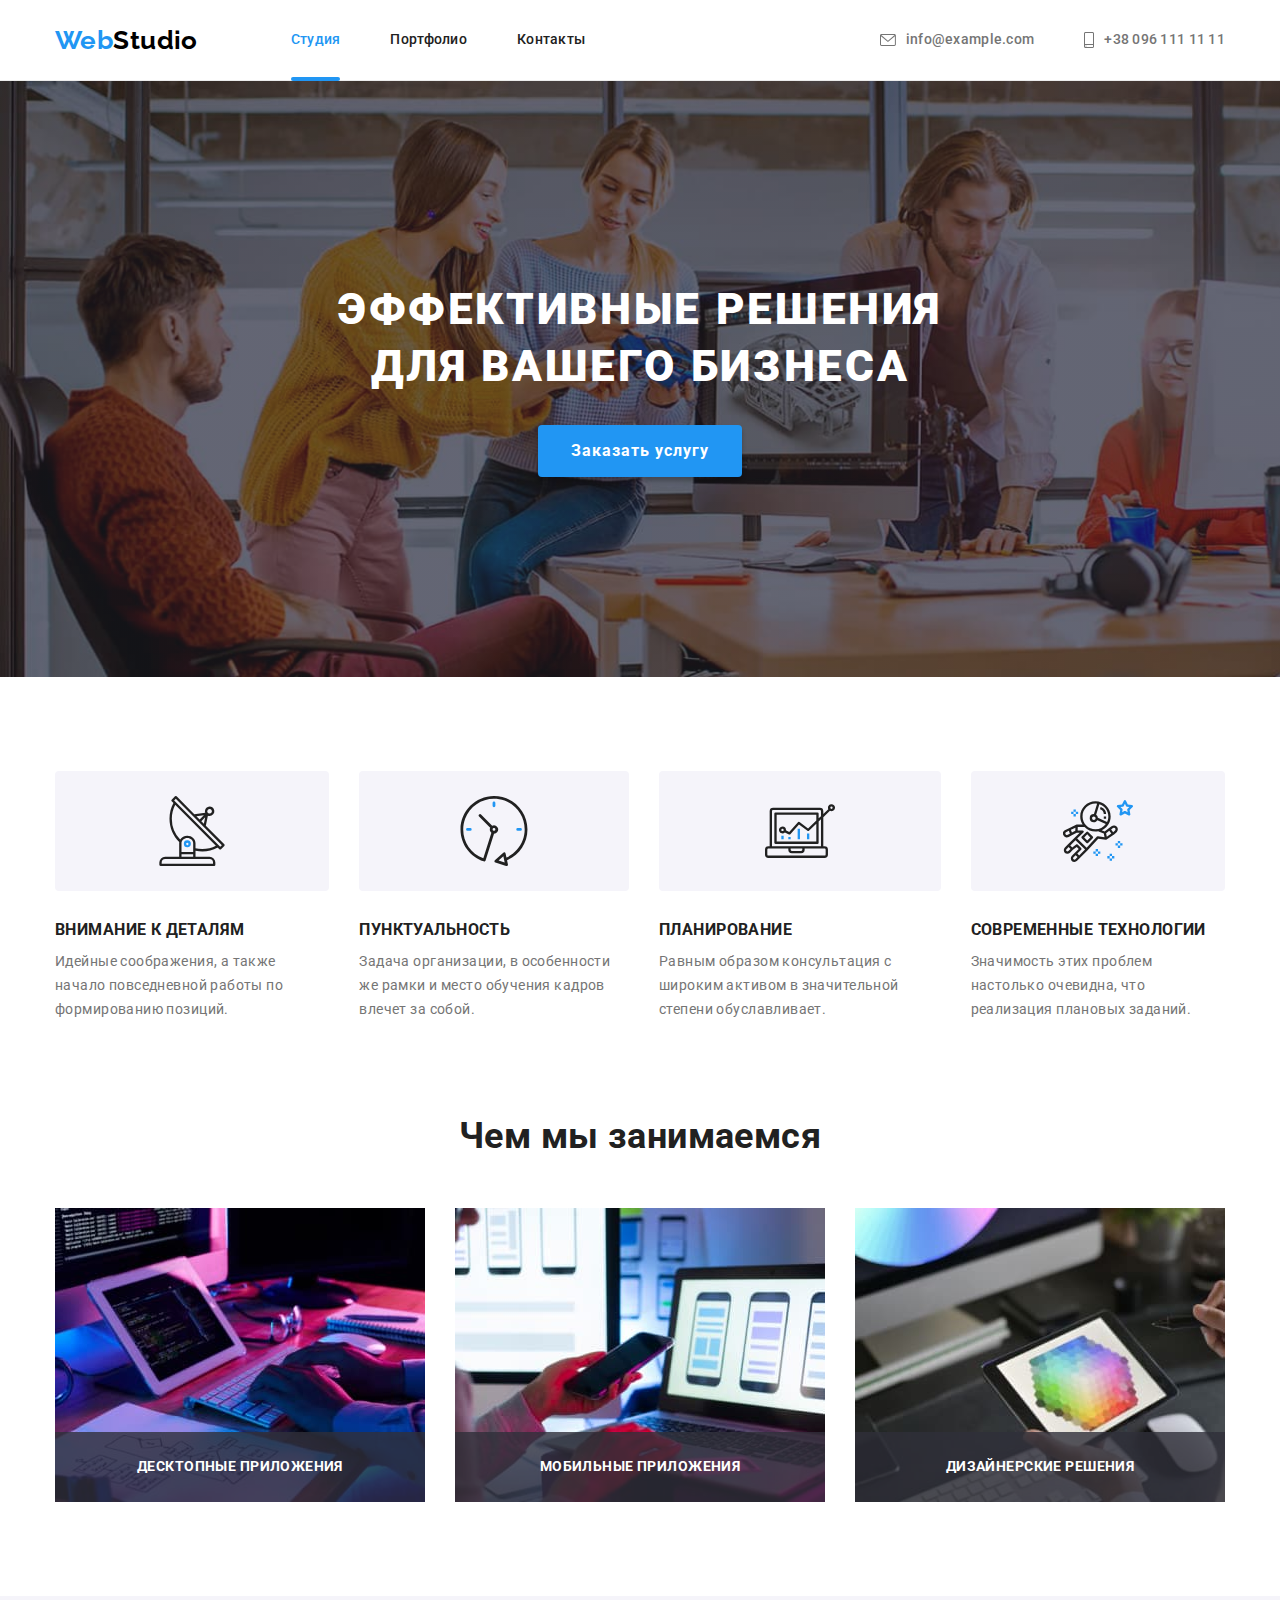
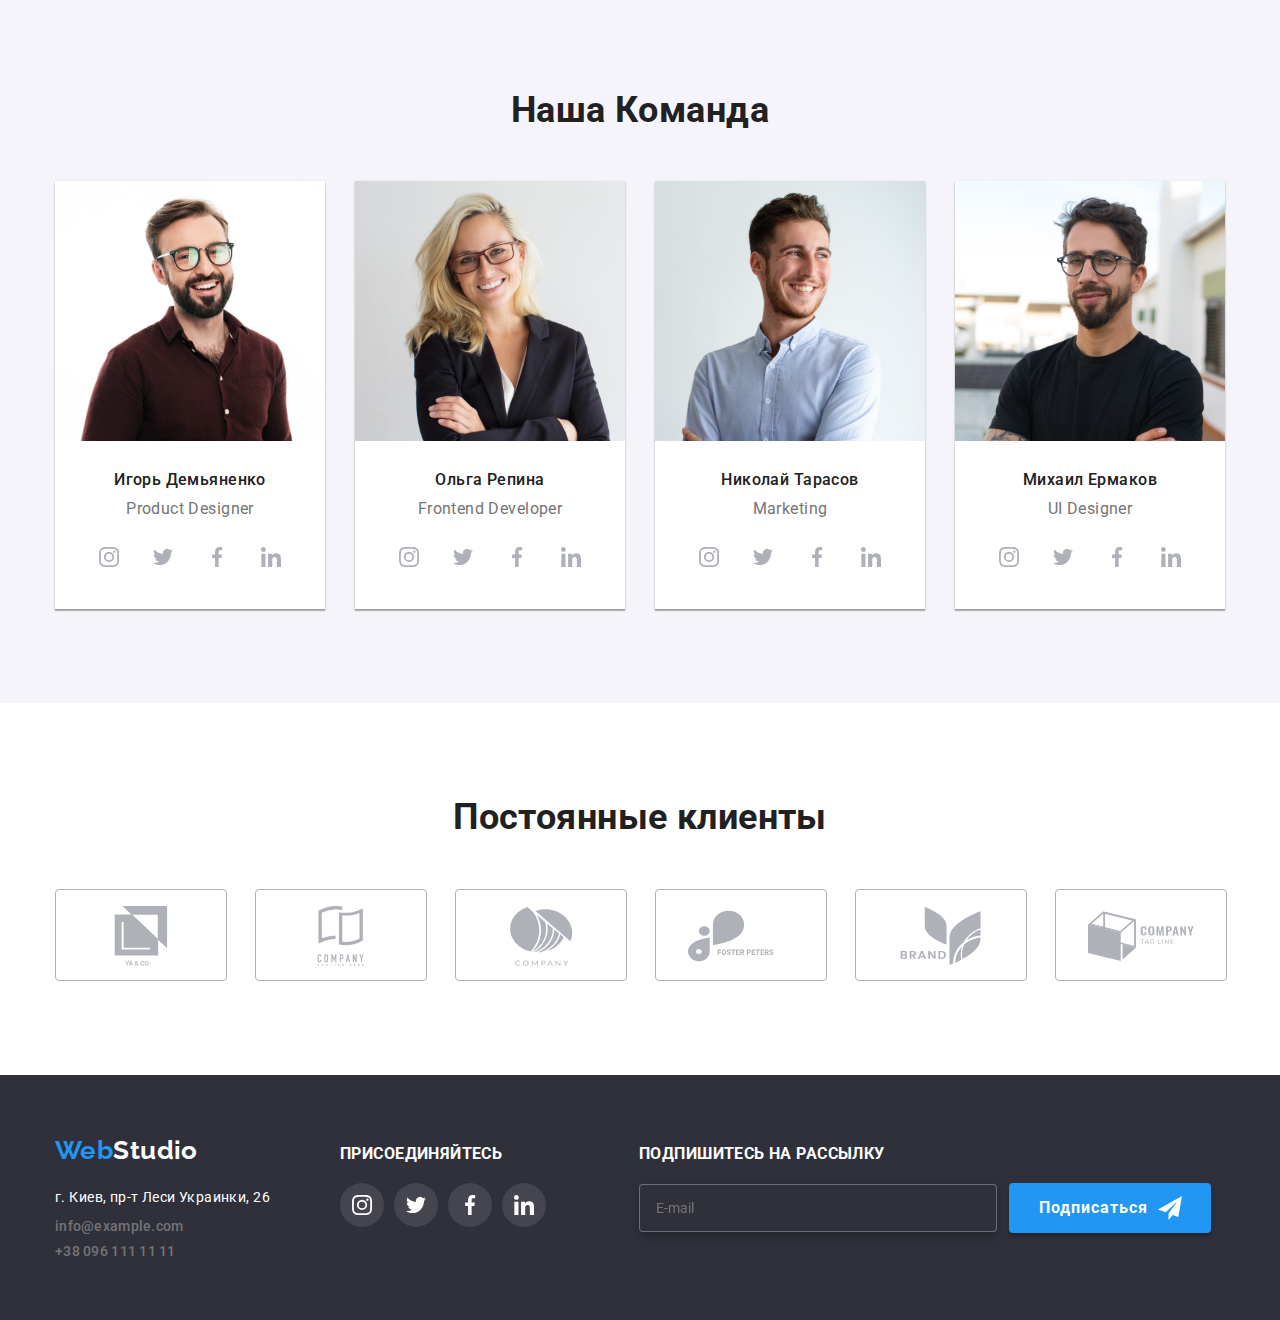
<file: index.html>
<!DOCTYPE html>
<html lang="ru">

<head>
    <meta charset="UTF-8">
    <meta http-equiv="X-UA-Compatible" content="IE=edge">
    <meta name="viewport" content="width=device-width, initial-scale=1.0">
    <title>Studio</title>
        <link href="https://fonts.googleapis.com/css2?family=Raleway:wght@700&family=Roboto:wght@400;500;700;900&display=swap"
            rel="stylesheet">
            <link rel="stylesheet" href="./css/main.min.css" />
</head>

<body>

    <!--Шапка-->
    <header class="page-header">
        <div class="container page-header__contacts">
            <nav class="page-header__nav">
                <a href="./index.html" class="page-header__logo">
                    <span class="page-header__span">Web</span>Studio</a>
                <ul class="nav"> 
                    <li class="nav__item"><a href="./index.html" class="nav__link nav__link--active">Студия</a></li>
                    <li class="nav__item"><a href="./portfolio.html" class=" nav__link">Портфолио</a></li>
                    <li class="nav__item"><a href="#" class="nav__link">Контакты</a></li>
                </ul>
            </nav>

            <ul class="contacts-nav">
                <li class="contacts-nav__item">
                    <a href="mailto:info@example.com" class="contacts-nav__link">
                        <svg class="contacts-nav__icon" width="16" height="12">
                            <use href="./images/sprite.svg#icon-mail"></use>
                            
                        </svg>
                        info@example.com
                    </a>
                </li>
                <li class="contacts-nav__item">
                    <a href="tel:+380961111111" class="contacts-nav__link">
                        <svg class="contacts-nav__icon" width="10" height="16">
                            <use href="./images/sprite.svg#icon-phone"></use>
                        </svg>
                        +38 096 111 11 11
                    </a>
                </li>
            </ul>
        </div>
    </header>



    <main>

        <section class="hero">
            <div class="container">
                <h1 class="hero__title">ЭФФЕКТИВНЫЕ РЕШЕНИЯ ДЛЯ ВАШЕГО БИЗНЕСА</h1>
                <button data-modal-open type="button" class="button primary">Заказать услугу</button>
            </div>
        </section>



        <section class="section">
            <div class="container">
                <ul class="features">

                    <li class="features__item">
                        <div class="features__icon">
                            <svg width="70" height="70">
                                <use href="./images/sprite.svg#icon-antenna"></use>
                            </svg>
                        </div>
                        <h3 class="features__title">Внимание к деталям</h3>
                        <p class="features__text">Идейные соображения, а также начало повседневной работы по формированию
                            позиций.</p>
                    </li>

                    <li class="features__item">
                        <div class="features__icon">
                            <svg width="70" height="70">
                                <use href="./images/sprite.svg#icon-clock"></use>
                            </svg>
                        </div>

                        <h3 class="features__title">Пунктуальность</h3>

                        <p class="features__text">Задача организации, в особенности же рамки и место обучения кадров
                            влечет за собой.</p>
                    </li>
                    <li class="features__item">
                        <div class="features__icon">
                            <svg width="70" height="70">
                                <use href="./images/sprite.svg#icon-diagram"></use>
                            </svg>
                        </div>

                        <h3 class="features__title">Планирование</h3>
                        <p class="features__text">Равным образом консультация с широким активом в значительной степени
                            обуславливает.</p>
                    </li>
                    <li class="features__item">
                        <div class="features__icon">
                            <svg  width="70" height="70">
                                <use href="./images/sprite.svg#icon-astronaut"></use>
                            </svg>
                        </div>

                        <h3 class="features__title">Современные технологии</h3>
                        <p class="features__text">Значимость этих проблем настолько очевидна, что реализация плановых
                            заданий.</p>
                    </li>
                </ul>
            </div>

        </section>

        <!-- work -->
        <section class="section section--nopaddingtop">
            <div class="container">
                <h2 class="section__title">Чем мы занимаемся</h2>
                <ul class="work">
                    <li class="work__item"><img src="./images/box1.jpg" alt="Написание кодов" 
                        width="370">
                        <p class="work__text">Десктопные приложения</p></li>
                    <li class="work__item"><img src="./images/box2.jpg" alt="Работа с мобильными приложениями"
                            width="370">
                        <p class="work__text">Мобильные приложения</p></li>
                    <li class="work__item"><img src="./images/box3.jpg" alt="Работа с графическими програмамми"
                            width="370">
                        <p class="work__text">Дизайнерские решения</p></li>
                </ul>
            </div>
        </section>





        <!-- Команда -->
        <section class="section section--background">
            <div class="container">
                <h2 class="section__title">Наша Команда</h2>
                <ul class="team">
                    <li class="team__item"><img src="./images/person1.jpg"
                            alt="Фото члена команды Игорь Демьяненко" width="270">
                        <div class="team__box">
                            <h3 class="team__person">Игорь Демьяненко</h3>
                            <p class="team__text">Product Designer</p>

                                <ul class="social">
                                    <li class="social__item">
                                        <a href="#" class="social__link"> <svg class="social__icon" width="20" height="20">
                                                <use href="./images/sprite.svg#icon-instagram"></use>
                                            </svg>
                                        </a>
                                    </li>
                                    <li class="social__item">
                                        <a href="#" class="social__link"> <svg class="social__icon" width="20" height="20">
                                                <use href="./images/sprite.svg#icon-twitter"></use>
                                            </svg>
                                        </a>
                                    </li>
                                    <li class="social__item">
                                        <a href="#" class="social__link"> <svg class="social__icon" width="20" height="20">
                                                <use href="./images/sprite.svg#icon-facebook"></use>
                                            </svg>
                                        </a>
                                    </li>
                                    <li class="social__item">
                                        <a href="#" class="social__link"> <svg class="social__icon" width="20" height="20">
                                                <use href="./images/sprite.svg#icon-linkedin"></use>
                                            </svg>
                                        </a>
                                    </li>
                                </ul>
                        </div>
                    </li>


                    <li class="team__item"><img src="./images/person2.jpg"
                            alt="Фото члена команды Ольга Репина" width="270">
                        <div class="team__box">
                            <h3 class="team__person">Ольга Репина</h3>
                            <p class="team__text">Frontend Developer</p>

                                <ul class="social">
                                    <li class="social__item">
                                        <a href="#" class="social__link"> <svg class="social__icon" width="20" height="20">
                                                <use href="./images/sprite.svg#icon-instagram"></use>
                                            </svg>
                                        </a>
                                    </li>
                                    <li class="social__item">
                                        <a href="#" class="social__link"> <svg class="social__icon" width="20" height="20">
                                                <use href="./images/sprite.svg#icon-twitter"></use>
                                            </svg>
                                        </a>
                                    </li>
                                    <li class="social__item">
                                        <a href="#" class="social__link"> <svg class="social__icon" width="20" height="20">
                                                <use href="./images/sprite.svg#icon-facebook"></use>
                                            </svg>
                                        </a>
                                    </li>
                                    <li class="social__item">
                                        <a href="#" class="social__link"> <svg class="social__icon" width="20" height="20">
                                                <use href="./images/sprite.svg#icon-linkedin"></use>
                                            </svg>
                                        </a>
                                    </li>
                                </ul>
                        </div>
                    </li>

                    <li class="team__item"><img src="./images/person3.jpg"
                            alt="Фото члена команды Николай Тарасов" width="270">
                        <div class="team__box">
                            <h3 class="team__person">Николай Тарасов</h3>
                            <p class="team__text">Marketing</p>
                                <ul class="social">
                                    <li class="social__item">
                                        <a href="#" class="social__link"> <svg class="social__icon" width="20" height="20">
                                                <use href="./images/sprite.svg#icon-instagram"></use>
                                            </svg>
                                        </a>
                                    </li>
                                    <li class="social__item">
                                        <a href="#" class="social__link"> <svg class="social__icon" width="20" height="20">
                                                <use href="./images/sprite.svg#icon-twitter"></use>
                                            </svg>
                                        </a>
                                    </li>
                                    <li class="social__item">
                                        <a href="#" class="social__link"> <svg class="social__icon" width="20" height="20">
                                                <use href="./images/sprite.svg#icon-facebook"></use>
                                            </svg>
                                        </a>
                                    </li>
                                    <li class="social__item">
                                        <a href="#" class="social__link"> <svg class="social__icon" width="20" height="20">
                                                <use href="./images/sprite.svg#icon-linkedin"></use>
                                            </svg>
                                        </a>
                                    </li>
                                </ul>
                        </div>

                    </li>

                    <li class="team__item"><img src="./images/person4.jpg"
                            alt="Фото члена команды Михали Ермаков" width="270">
                        <div class="team__box">
                            <h3 class="team__person">Михаил Ермаков</h3>
                            <p class="team__text">UI Designer</p>
                                <ul class="social">
                                    <li class="social__item">
                                        <a href="#" class="social__link"> <svg class="social__icon" width="20" height="20">
                                                <use href="./images/sprite.svg#icon-instagram"></use>
                                            </svg>
                                        </a>
                                    </li>
                                    <li class="social__item">
                                        <a href="#" class="social__link"> <svg class="social__icon" width="20" height="20">
                                                <use href="./images/sprite.svg#icon-twitter"></use>
                                            </svg>
                                        </a>
                                    </li>
                                    <li class="social__item">
                                        <a href="#" class="social__link"> <svg class="social__icon" width="20" height="20">
                                                <use href="./images/sprite.svg#icon-facebook"></use>
                                            </svg>
                                        </a>
                                    </li>
                                    <li class="social__item">
                                        <a href="#" class="social__link"> <svg class="social__icon" width="20" height="20">
                                                <use href="./images/sprite.svg#icon-linkedin"></use>
                                            </svg>
                                        </a>
                                    </li>
                                </ul>
                        </div>


                    </li>
                </ul>
            </div>
        </section>


        <section class="section">
            <div class="container">
                <h2 class="section__title">Постоянные клиенты</h2>
                <ul class="client">
                    <li class="client__item"><a href="#" class="client__link">
                            <svg class="client__icon" width="106" height="60">
                                <use href="./images/sprite.svg#icon-group"></use>
                            </svg>
                        </a></li>
                    <li class="client__item"><a href="#" class="client__link">
                            <svg class="client__icon" width="106" height="60">
                                <use href="./images/sprite.svg#icon-client2"></use>
                            </svg>
                        </a></li>
                    <li class="client__item"><a href="#" class="client__link">
                            <svg class="client__icon" width="106" height="60">
                                <use href="./images/sprite.svg#icon-client3"></use>
                            </svg>
                        </a></li>
                    <li class="client__item"><a href="#" class="client__link">
                            <svg class="client__icon" width="106" height="60">
                                <use href="./images/sprite.svg#icon-client4"></use>
                            </svg>
                        </a></li>
                    <li class="client__item"><a href="#" class="client__link">
                            <svg class="client__icon" width="106" height="60">
                                <use href="./images/sprite.svg#icon-client5"></use>
                            </svg>
                        </a></li>
                    <li class="client__item"><a href="#" class="client__link">
                            <svg class="client__icon" width="106" height="60">
                                <use href="./images/sprite.svg#icon-client6"></use>
                            </svg>
                        </a></li>


                </ul>
            </div>
        </section>
    </main>



    <!--Футер-->
    <footer class="page-footer">
        <div class="container footer-adress">
            <div>
            <a href="./index.html" class="page-footer__logo">
                <span class="page-footer__span">Web</span>Studio</a>

            <address class="adress">
                <ul class="adress__list">
                    <li class="adress__item">
                        <p class="adress__text">г. Киев, пр-т Леси Украинки, 26</p>
                    </li>
                    <li class="adress__item"><a href="mailto:info@example.com" class="adress__link">info@example.com</a>
                    </li>
                    <li class="adress__item"><a href="tel:+380961111111" class="adress__link">+38 096 111 11 11</a></li>
                </ul>
            </address>
            </div>
        
<!-- Footer link -->
        <div class="footer-social">
            <h3 class="footer-social__title">ПРИСОЕДИНЯЙТЕСЬ</h3>
            <ul class="footer-social__list">
                <li class="footer-social__item">
                    <a href="#" class="footer-social__link">
                        <svg class="footer-social__icon" width="20" height="20">
                            <use href="./images/sprite.svg#icon-instagram"></use>
                        </svg>
                    </a>
                </li>
                <li class="footer-social__item">
                    <a href="#" class="footer-social__link">
                        <svg class="footer-social__icon" width="20" height="20">
                            <use href="./images/sprite.svg#icon-twitter"></use>
                        </svg>
                    </a>
                </li>
                <li class="footer-social__item">
                    <a href="#" class="footer-social__link">
                        <svg class="footer-social__icon" width="20" height="20">
                            <use href="./images/sprite.svg#icon-facebook"></use>
                        </svg>
                    </a>
                </li>
                <li class="footer-social__item">
                    <a href="#" class="footer-social__link">
                        <svg class="footer-social__icon" width="20" height="20">
                            <use href="./images/sprite.svg#icon-linkedin"></use>
                        </svg>
                    </a>
                </li>
            </ul>
            </div>

<!-- footer form -->
            <div class="footer-subscribe">
                <h3 class="footer-subscribe__title">Подпишитесь на рассылку</h3>
                
                <form class="footer-subscribe__form" autocomplete="off">
                    <label class="footer-subscribe__field">
                        <input class="footer-subscribe__input" type="email" name="mail-subscribe" placeholder="E-mail">
                    </label>
                    <button class="footer-subscribe__button" type="submit">Подписаться
                        
                            <svg class="footer-subscribe__icon" width="24px" height="24px">
                                <use href="./images/sprite.svg#icon-send"></use>
                            </svg>
                        
                        
                    </button>
                </form>
                
            </div>
        </div>
    </footer>


<!-- Modal -->
    <div class="backdrop is-hidden" data-modal>
        <div class="modal">
            <button data-modal-close class="modal__button" >
                <svg class="modal__icon" width="18px" height="18px">
                    <use href="./images/sprite.svg#icon-modal-close"></use>
                </svg>
            </button>
            <h2 class="modal__title">Оставьте свои данные, мы вам перезвоним</h2>
            <form class="form js-speaker-form" autocomplete="off">
                <label class="form__field">
                        <span class="form__label">Имя</span>
                        <input type="text" name="name" class="form__input">
                        <span class="form__icon">
                            <svg width="18px" height="18px">
                                <use href="./images/sprite.svg#icon-person"></use>
                            </svg>
                        </span>
                    </label>
                
                    <label class="form__field">
                         <span class="form__label">Телефон</span>
                        <input type="tel" name="phone" class="form__input">
                        <span class="form__icon">
                            <svg  width="18px" height="18px">
                                <use href="./images/sprite.svg#icon-telephone"></use>
                            </svg>
                        </span>
                    </label>
                    
                    <label class="form__field">
                        <span class="form__label">Почта</span>
                        <input type="email" name="mail" class="form__input" >
                        <span class="form__icon">
                            <svg width="18px" height="18px">
                                <use href="./images/sprite.svg#icon-email"></use>
                            </svg>
                        </span>
                    </label>
                
                    <label class="form__field">
                    <span class="form__label">Комментарий</span>
                    <textarea class="form__comment" name="comment"  placeholder="Введите текст"></textarea>
                    </label>

              <!-- CheckBox -->
              <label class="form__checkfield option">
                  <input class="form__checkbox" type="checkbox" name="policy">
                   <span class="form__check">
                       <svg class="check" width="16px" height="15px">
                           <use href="./images/sprite.svg#icon-check"></use>
                        </svg>
                     </span>
                     <span class="form__text">Соглашаюсь с рассылкой и принимаю <a href="">Условия договора</a></span>
                    </label>
                    <button class="form__submit" type="submit">Отправить</button>
                   
            </form>
      
        </div>

    </div>
    


    <script src="./js/modal.js"></script>
</body>

     
</html>
</file>
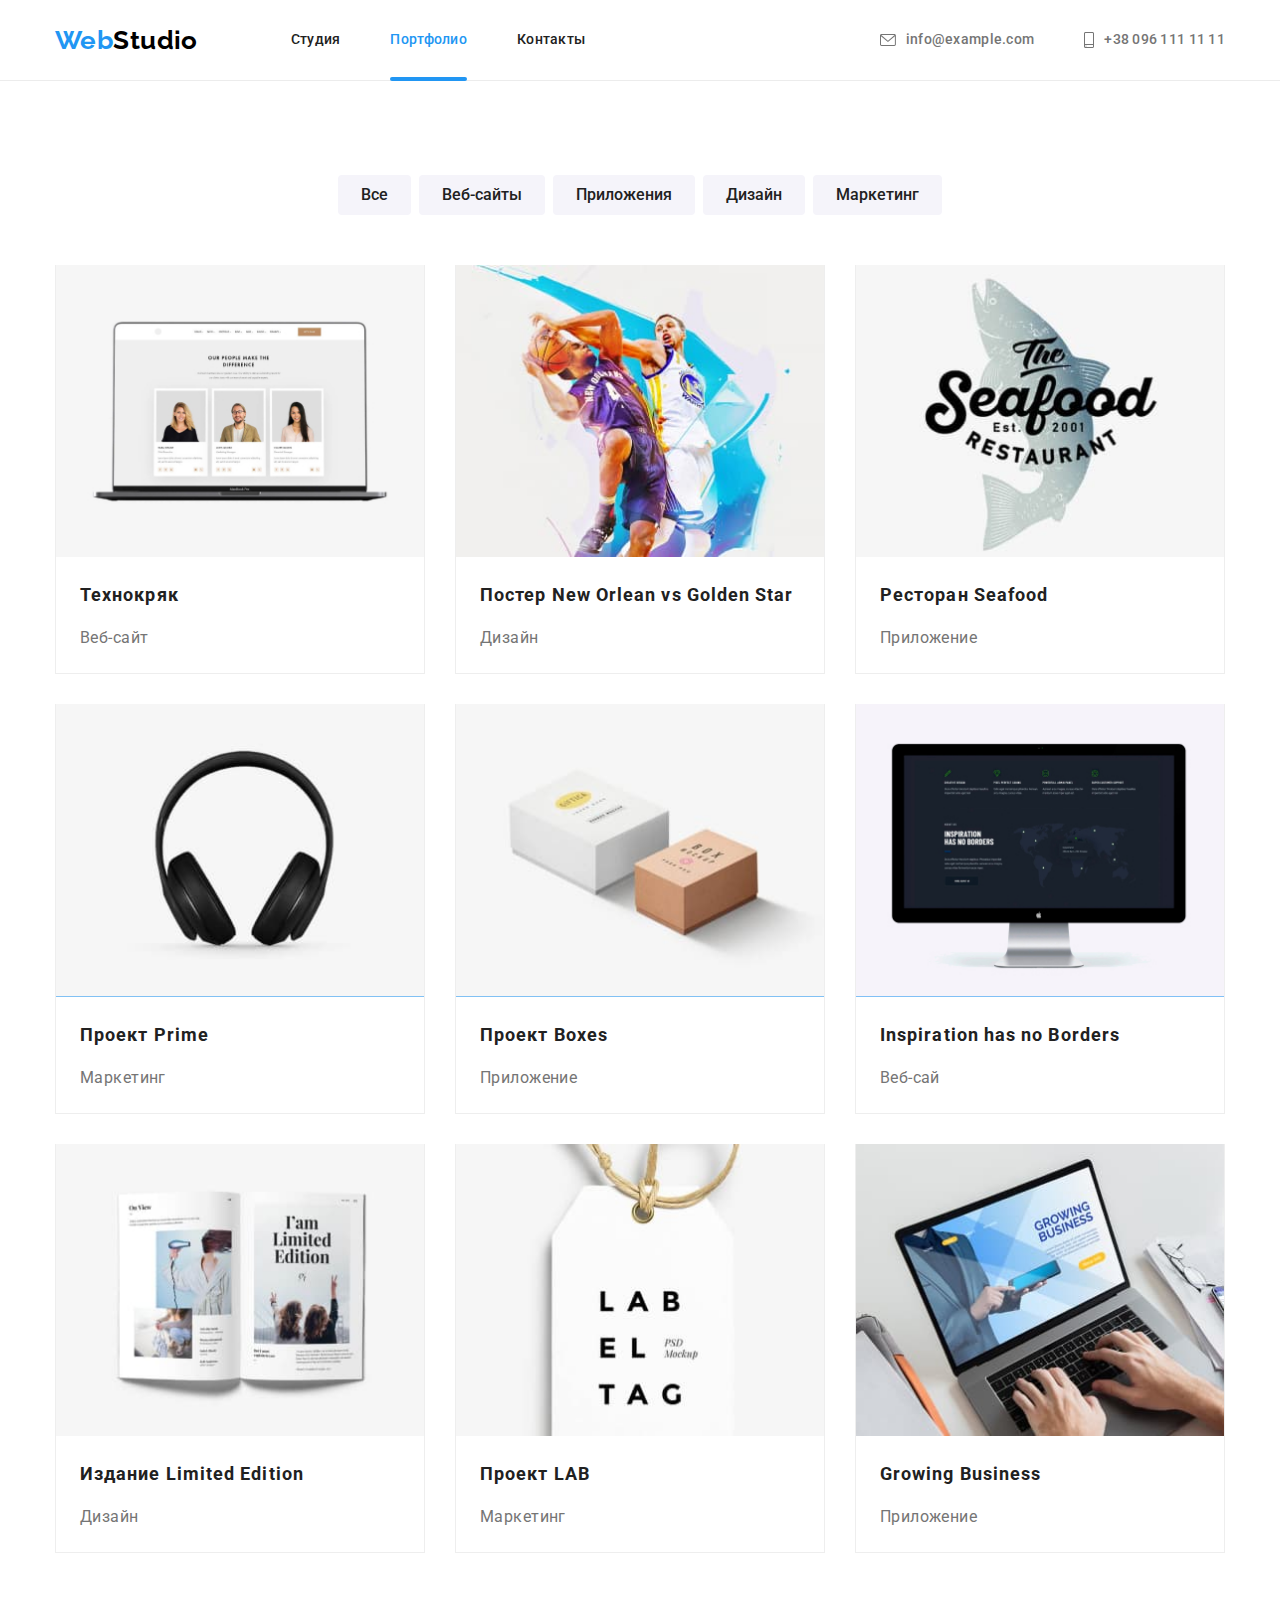
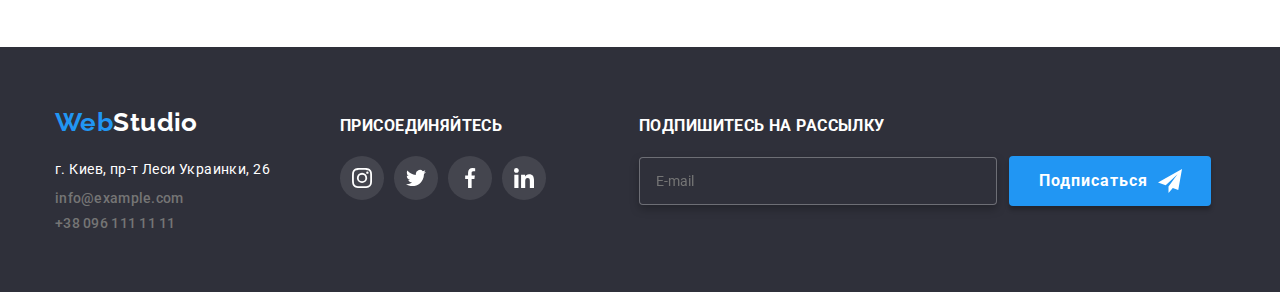
<file: portfolio.html>
<!DOCTYPE html>
<html lang="ru">

<head>
    <meta charset="UTF-8">
    <meta http-equiv="X-UA-Compatible" content="IE=edge">
    <meta name="viewport" content="width=device-width, initial-scale=1.0">
    <title>Portfolio</title>
    <link
        href="https://fonts.googleapis.com/css2?family=Raleway:wght@700&family=Roboto:wght@400;500;700;900&display=swap"
        rel="stylesheet">
            <link rel="stylesheet" href="./css/main.min.css" />
</head>



<body>

    <!--Шапка-->
    <header class="page-header">
        <div class="container page-header__contacts">
            <nav class="page-header__nav">
                <a href="./index.html" class="page-header__logo">
                    <span class="page-header__span">Web</span>Studio</a>
                <ul class="nav">
                    <li class="nav__item"><a href="./index.html" class="nav__link ">Студия</a></li>
                    <li class="nav__item"><a href="./portfolio.html" class="nav__link nav__link--active">Портфолио</a></li>
                    <li class="nav__item"><a href="#" class="nav__link">Контакты</a></li>
                </ul>
            </nav>
    
            <ul class="contacts-nav">
                <li class="contacts-nav__item">
                    <a href="mailto:info@example.com" class="contacts-nav__link">
                        <svg class="contacts-nav__icon" width="16" height="12">
                            <use href="./images/sprite.svg#icon-mail"></use>
    
                        </svg>
                        info@example.com
                    </a>
                </li>
                <li class="contacts-nav__item">
                    <a href="tel:+380961111111" class="contacts-nav__link">
                        <svg class="contacts-nav__icon" width="10" height="16">
                            <use href="./images/sprite.svg#icon-phone"></use>
                        </svg>
                        +38 096 111 11 11
                    </a>
                </li>
            </ul>
        </div>
    </header>


        <main>
            <section class="section">
            <div class="container">
                <h1 class=""></h1>
            <ul class="filter">
                <li class="filter__item">
                    <button type="button" class="filter__button ">Все</button>
                </li>
                <li class="filter__item">
                    <button type="button" class="filter__button">Веб-сайты</button>
                </li>
                <li class="filter__item">
                    <button type="button" class="filter__button">Приложения</button>
                </li>
                <li class="filter__item">
                    <button type="button" class="filter__button">Дизайн</button>
                </li>
                <li class="filter__item">
                    <button type="button" class="filter__button">Маркетинг</button>
                </li>
            </ul>
            
            <ul class="examples">
                <li class="examples__item">
                    <a href="#" class="examples__link">
                    <div class="examples__content">
                   <img src="./images/imgbox1.jpg" alt="Создание веб-сайтов с портфолио"
                    width="370"
                    height="294">
                    <div class="examples__overlay">
                    <p class="examples__text">
                        Технокряк это современная площадка распространения коронавируса. Компании используют эту
                        платформу для цифрового
                        шпионажа и атак на защищённые сервера конкурентов.</p>
                    </div>
                    </div>

                    <div class="examples__wrapper">
                    <h2 class="examples__title">Технокряк</h2>
                    <p class="examples__description">Веб-сайт</p>
                    </div>
                
                </a>
                
                </li>

                <li class="examples__item">
                <a href="#" class="examples__link">

                    <div class="examples__content">
                    <img src="./images/imgbox2.jpg" alt="Баскетболисты. Создание дизайна с графикой"
                    width="370"
                    height="294">
                   <div class="examples__overlay">
                         <p class="examples__text">
                             Технокряк это современная площадка распространения коронавируса. Компании используют эту
                            платформу для цифрового
                            шпионажа и атак на защищённые сервера конкурентов.</p>
                         </div>
                         </div>


                    <div class="examples__wrapper"> 
                    <h2 class="examples__title">Постер New Orlean vs Golden Star</h2>
                    <p class="examples__description" >Дизайн</p>
                    </div>
                </a>
                    
                </li>

                <li class="examples__item">
                    <a href="#" class="examples__link">
                    <div class="examples__content">
                    
                        <img src="./images/imgbox3.jpg" alt="The Seafood Restaurant. Создание приложений"
                    width="370"
                    height="294">
                            <div class="examples__overlay">
                                <p class="examples__text">
                                    Технокряк это современная площадка распространения коронавируса. Компании используют эту
                                                            платформу для цифрового
                                                             шпионажа и атак на защищённые сервера конкурентов.</p>
                            </div>
                    </div>

                   
                    <div class="examples__wrapper">
                        <h2 class="examples__title">Ресторан Seafood</h2>
                        <p class="examples__description">Приложение</p>
                    </div>
                    </a>
                </li>

                <li class="examples__item">
                    <a href="#" class="examples__link">
                        <div class="examples__content">
                            <img src="./images/imgbox4.jpg" alt="Создание веб-сайтов с портфолио" width="370" height="294">
                            <div class="examples__overlay">
                                <p class="examples__text">
                                    Технокряк это современная площадка распространения коронавируса. Компании используют эту
                                    платформу для цифрового
                                    шпионажа и атак на защищённые сервера конкурентов.</p>
                            </div>
                        </div>
                
                        <div class="examples__wrapper">
                            <h2 class="examples__title">Проект Prime</h2>
                            <p class="examples__description">Маркетинг</p>
                        </div>
                
                    </a>
                
                </li>

                <li class="examples__item">
                    <a href="#" class="examples__link">
                    <div class="examples__content">
                    
                        <img src="./images/imgbox5.jpg" alt="Боксы. Разработка приложений"
                    width="370"
                    height="294">
                    <div class="examples__overlay">
                        <p class="examples__text">Технокряк это современная площадка распространения коронавируса. Компании используют эту
                            платформу для цифрового
                            шпионажа и атак на защищённые сервера конкурентов.</p>
                    </div>
                    </div>
                    <div class="examples__wrapper">
                    <h2 class="examples__title">Проект Boxes</h2>
                    <p class="examples__description">Приложение</p>
                    </div>

                </a>
                    
                </li>

                <li class="examples__item">
                    <a href="#" class="examples__link">
                    <div class="examples__content">
                    
                    <img src="./images/imgbox6.jpg" alt="Компьютер. Разработка веб-сайтов"
                    width="370"
                    height="294">
                    <div class="examples__overlay">
                        <p class="examples__text">Технокряк это современная площадка распространения коронавируса. Компании используют эту
                            платформу для цифрового
                            шпионажа и атак на защищённые сервера конкурентов.</p>
                    </div>
                    </div>
                    <div class="examples__wrapper">
                    <h2 class="examples__title">Inspiration has no Borders</h2>
                    <p class="examples__description">Веб-сай</p>
                    </div>

                    </a>
                    
                </li>

                <li class="examples__item">
                    <a href="#" class="examples__link">
                    <div class="examples__content">
                    
                        <img src="./images/imgbox7.jpg" alt="Книга. Работа с дизайнами"
                    width="370"
                    height="294">
                        <div class="examples__overlay">
                            <p class="examples__text">Технокряк это современная площадка распространения коронавируса. Компании используют эту
                                платформу для цифрового
                                шпионажа и атак на защищённые сервера конкурентов.</p>
                        </div>
                    </div>
                    <div class="examples__wrapper">
                    <h2 class="examples__title">Издание Limited Edition</h2>
                    <p class="examples__description">Дизайн</p>
                    </div>
                                        

                    </a>
                    
                </li>
                <li class="examples__item">
                    <a href="#" class="examples__link">
                    <div class="examples__content">
                    
                        <img src="./images/imgbox8.jpg" alt="Бирка. Сопровождение маркетинга"
                    width="370"
                    height="294">
                    <div class="examples__overlay">
                        <p class="examples__text">Технокряк это современная площадка распространения коронавируса. Компании используют эту
                            платформу для цифрового
                            шпионажа и атак на защищённые сервера конкурентов.</p>
                    </div>
                    </div>
                    <div class="examples__wrapper">
                    <h2 class="examples__title">Проект LAB</h2>
                    <p class="examples__description">Маркетинг</p>
                    </div>

                    </a>
                    
                </li>

                <li class="examples__item">
                    <a href="#" class="examples__link">
                        <div class="examples__content">
                            <img src="./images/imgbox9.jpg" alt="Ноутбук. Создание приложений" width="370" height="294">
                            <div class="examples__overlay">
                                <p class="examples__text">
                                    Технокряк это современная площадка распространения коронавируса. Компании используют эту
                                    платформу для цифрового
                                    шпионажа и атак на защищённые сервера конкурентов.</p>
                            </div>
                        </div>
                
                        <div class="examples__wrapper">
                            <h2 class="examples__title">Growing Business</h2>
                            <p class="examples__description">Приложение</p>
                        </div>
                
                    </a>
                
                </li>
           
            </ul>
            </div>
            </section>
        </main>


  
    
    <!--Футер-->
    <footer class="page-footer">
        <div class="container footer-adress">
            <div>
                <a href="./index.html" class="page-footer__logo">
                    <span class="page-footer__span">Web</span>Studio</a>
    
                <address class="adress">
                    <ul class="adress__list">
                        <li class="adress__item">
                            <p class="adress__text">г. Киев, пр-т Леси Украинки, 26</p>
                        </li>
                        <li class="adress__item"><a href="mailto:info@example.com" class="adress__link">info@example.com</a>
                        </li>
                        <li class="adress__item"><a href="tel:+380961111111" class="adress__link">+38 096 111 11 11</a></li>
                    </ul>
                </address>
            </div>
    
            <!-- Footer link -->
            <div class="footer-social">
                <h3 class="footer-social__title">ПРИСОЕДИНЯЙТЕСЬ</h3>
                <ul class="footer-social__list">
                    <li class="footer-social__item">
                        <a href="#" class="footer-social__link">
                            <svg class="footer-social__icon" width="20" height="20">
                                <use href="./images/sprite.svg#icon-instagram"></use>
                            </svg>
                        </a>
                    </li>
                    <li class="footer-social__item">
                        <a href="#" class="footer-social__link">
                            <svg class="footer-social__icon" width="20" height="20">
                                <use href="./images/sprite.svg#icon-twitter"></use>
                            </svg>
                        </a>
                    </li>
                    <li class="footer-social__item">
                        <a href="#" class="footer-social__link">
                            <svg class="footer-social__icon" width="20" height="20">
                                <use href="./images/sprite.svg#icon-facebook"></use>
                            </svg>
                        </a>
                    </li>
                    <li class="footer-social__item">
                        <a href="#" class="footer-social__link">
                            <svg class="footer-social__icon" width="20" height="20">
                                <use href="./images/sprite.svg#icon-linkedin"></use>
                            </svg>
                        </a>
                    </li>
                </ul>
            </div>
    
            <!-- footer form -->
            <div class="footer-subscribe">
                <h3 class="footer-subscribe__title">Подпишитесь на рассылку</h3>
    
                <form class="footer-subscribe__form" autocomplete="off">
                    <label class="footer-subscribe__field">
                        <input class="footer-subscribe__input" type="email" name="mail-subscribe" placeholder="E-mail">
                    </label>
                    <button class="footer-subscribe__button" type="submit">Подписаться
    
                        <svg class="footer-subscribe__icon" width="24px" height="24px">
                            <use href="./images/sprite.svg#icon-send"></use>
                        </svg>
    
    
                    </button>
                </form>
    
            </div>
        </div>
    </footer>
    </body>
    
    </html>
</file>
<file: css/main.min.css>
/*! modern-normalize v1.1.0 | MIT License | https://github.com/sindresorhus/modern-normalize */*,::before,::after{-webkit-box-sizing:border-box;box-sizing:border-box}html{line-height:1.15;-webkit-text-size-adjust:100%;-moz-tab-size:4;-o-tab-size:4;tab-size:4}body{margin:0;font-family:system-ui,-apple-system,"Segoe UI",Roboto,Helvetica,Arial,sans-serif,"Apple Color Emoji","Segoe UI Emoji"}hr{height:0;color:inherit}abbr[title]{-webkit-text-decoration:underline dotted;text-decoration:underline dotted}b,strong{font-weight:bolder}code,kbd,samp,pre{font-family:ui-monospace, SFMono-Regular, Consolas, "Liberation Mono", Menlo, monospace;font-size:1em}small{font-size:80%}sub,sup{font-size:75%;line-height:0;position:relative;vertical-align:baseline}sub{bottom:-0.25em}sup{top:-0.5em}table{text-indent:0;border-color:inherit}button,input,optgroup,select,textarea{font-family:inherit;font-size:100%;line-height:1.15;margin:0}button,select{text-transform:none}button,[type="button"],[type="reset"],[type="submit"]{-webkit-appearance:button}::-moz-focus-inner{border-style:none;padding:0}:-moz-focusring{outline:1px dotted ButtonText}:-moz-ui-invalid{box-shadow:none}legend{padding:0}progress{vertical-align:baseline}::-webkit-inner-spin-button,::-webkit-outer-spin-button{height:auto}[type="search"]{-webkit-appearance:textfield;outline-offset:-2px}::-webkit-search-decoration{-webkit-appearance:none}::-webkit-file-upload-button{-webkit-appearance:button;font:inherit}summary{display:list-item}h1,h2,h3,h4,h5,h6,p,span{margin:0}a{text-decoration:none}ul{list-style:none;padding:0;margin:0}body{background-color:#fff;color:#212121;font-family:Roboto,sans-serif;letter-spacing:0.03em;font-size:14px;line-height:1.14}.container{margin-left:auto;margin-right:auto;width:1200px;padding-left:15px;padding-right:15px}.section{padding-top:94px;padding-bottom:94px;padding-left:0;padding-right:0}.section--nopaddingtop{padding-top:0}.section__title{font-size:36px;line-height:1.16;text-align:center;font-weight:700}.section--background{background-color:#f5f4fa}button{cursor:pointer}.button,.filter__button{display:inline-block;border:1px solid transparent;border-radius:4px;min-width:200px;padding:10px 32px 10px 32px;background-color:#f5f4fa;color:#212121;font-size:16px;line-height:1.62;font-weight:500;-webkit-transition:color 250ms cubic-bezier(0.4, 0, 0.2, 1);transition:color 250ms cubic-bezier(0.4, 0, 0.2, 1)}.button:hover,.button:focus,.filter__button:hover,.filter__button:focus{color:#2196f3}.page-header{border-bottom:1px solid #ececec}.page-header__logo{color:#000;font-family:Raleway,sans-serif;font-weight:700;font-size:26px;line-height:1.19}.page-header__span,.page-footer__span{color:#2196f3;font-size:26px;line-height:1.19}.page-header__nav{display:-webkit-box;display:-ms-flexbox;display:flex;-webkit-box-align:center;-ms-flex-align:center;align-items:center}.nav{display:-webkit-box;display:-ms-flexbox;display:flex;margin-left:93px}.nav__item{display:-webkit-box;display:-ms-flexbox;display:flex;margin-right:50px;position:relative}.nav__item:last-child{margin-right:0px}.nav__link{display:block;padding-top:32px;padding-bottom:32px;color:var(--main-txt-color);font-weight:500;letter-spacing:0.02em;-webkit-transition:text-shadow 250ms cubic-bezier(0.4, 0, 0.2, 1),color 250ms cubic-bezier(0.4, 0, 0.2, 1);transition:text-shadow 250ms cubic-bezier(0.4, 0, 0.2, 1),color 250ms cubic-bezier(0.4, 0, 0.2, 1)}.nav__link:hover,.nav__link:focus{text-shadow:0px 4px 4px rgba(0,0,0,0.25);color:#2196f3}.nav__link--active{color:#2196f3}.nav__link--active::after{position:absolute;bottom:-1px;left:0;content:"";display:inline-block;width:100%;height:4px;background-color:#2196f3;border-radius:2px;-webkit-transition:opacity 250ms cubic-bezier(0.4, 0, 0.2, 1);transition:opacity 250ms cubic-bezier(0.4, 0, 0.2, 1)}.nav__link:hover::after,.nav__link:focus::after{opacity:1}.page-header__contacts{display:-webkit-box;display:-ms-flexbox;display:flex}.contacts-nav{display:-webkit-box;display:-ms-flexbox;display:flex;margin-left:auto;-webkit-box-pack:center;-ms-flex-pack:center;justify-content:center;-webkit-box-align:center;-ms-flex-align:center;align-items:center}.contacts-nav__item{display:block;margin-right:50px;-webkit-box-pack:center;-ms-flex-pack:center;justify-content:center;-webkit-box-align:center;-ms-flex-align:center;align-items:center}.contacts-nav__item:last-child{margin-right:0}.contacts-nav__link{display:-webkit-box;display:-ms-flexbox;display:flex;padding-top:32px;padding-bottom:32px;-webkit-box-align:center;-ms-flex-align:center;align-items:center;color:#757575;font-style:normal;font-weight:500;letter-spacing:0.02em;-webkit-transition:text-shadow 250ms cubic-bezier(0.4, 0, 0.2, 1),color 250ms cubic-bezier(0.4, 0, 0.2, 1);transition:text-shadow 250ms cubic-bezier(0.4, 0, 0.2, 1),color 250ms cubic-bezier(0.4, 0, 0.2, 1)}.contacts-nav__link:hover,.contacts-nav__link:focus{color:#2196f3;text-shadow:0px 4px 4px rgba(0,0,0,0.25)}.contacts-nav__icon{margin-right:10px;fill:currentColor}.hero{padding-top:200px;padding-bottom:200px;background-color:rgba(47,48,58,0.4);text-align:center;margin-left:auto;margin-right:auto;max-width:1600px;background-image:-webkit-gradient(linear, left top, right top, from(rgba(47,48,58,0.4)), to(rgba(47,48,58,0.4))),url(../images/herobcgr.jpg);background-image:linear-gradient(to right, rgba(47,48,58,0.4), rgba(47,48,58,0.4)),url(../images/herobcgr.jpg);background-repeat:no-repeat;background-size:cover}.hero__title{margin-bottom:30px;margin-left:auto;margin-right:auto;width:696px;color:#fff;font-weight:900;font-size:44px;line-height:1.3;letter-spacing:0.06em}.button.primary{background-color:#2196f3;color:#fff;font-weight:700;font-size:16px;line-height:1.87;letter-spacing:0.06em;-webkit-box-shadow:0px 4px 4px rgba(0,0,0,0.25);box-shadow:0px 4px 4px rgba(0,0,0,0.25)}.backdrop{position:fixed;top:0;left:0;width:100%;height:100%;background-color:rgba(0,0,0,0.2);opacity:1;-webkit-transition:opacity 250ms cubic-bezier(0.4, 0, 0.2, 1);transition:opacity 250ms cubic-bezier(0.4, 0, 0.2, 1)}.backdrop.is-hidden{opacity:0;pointer-events:none}.backdrop.is-hidden .modal{-webkit-transform:translate(-50%, -50%) scale(1.1);transform:translate(-50%, -50%) scale(1.1)}.modal{position:fixed;top:50%;left:50%;width:528px;padding:40px;background-color:#fff;-webkit-transform:translate(-50%, -50%) scale(1);transform:translate(-50%, -50%) scale(1);-webkit-transition:scale 1250ms cubic-bezier(0.4, 0, 0.2, 1),-webkit-transform 500ms cubic-bezier(0.4, 0, 0.2, 1);transition:scale 1250ms cubic-bezier(0.4, 0, 0.2, 1),-webkit-transform 500ms cubic-bezier(0.4, 0, 0.2, 1);transition:transform 500ms cubic-bezier(0.4, 0, 0.2, 1),scale 1250ms cubic-bezier(0.4, 0, 0.2, 1);transition:transform 500ms cubic-bezier(0.4, 0, 0.2, 1),scale 1250ms cubic-bezier(0.4, 0, 0.2, 1),-webkit-transform 500ms cubic-bezier(0.4, 0, 0.2, 1)}.modal__button{position:absolute;top:8px;right:8px;width:30px;height:30px;padding:6px;border:1px solid #0000001a;border-radius:50%;background-color:#fff;cursor:pointer}.modal__icon{width:100%;height:100%;fill:#000000;-webkit-transition:fill 250ms cubic-bezier(0.4, 0, 0.2, 1);transition:fill 250ms cubic-bezier(0.4, 0, 0.2, 1)}.modal__button:hover .modal__icon{fill:#2196f3}textarea{resize:none}.modal__title{margin-bottom:12px;font-weight:700;font-size:20px;line-height:1.15;text-align:center}.form{margin-left:auto;margin-right:auto}.form__field{position:relative;display:-webkit-box;display:-ms-flexbox;display:flex;-webkit-box-orient:vertical;-webkit-box-direction:normal;-ms-flex-direction:column;flex-direction:column;margin-bottom:10px}.form__field:nth-child(4){margin-bottom:20px}.form__label{margin-bottom:4px;font-size:12px;line-height:1.16;letter-spacing:0.01em;color:#757575}.form__input{width:100%;height:40px;padding-left:42px;border:1px solid rgba(33,33,33,0.2);border-radius:4px;-webkit-transition:border 250ms cubic-bezier(0.4, 0, 0.2, 1);transition:border 250ms cubic-bezier(0.4, 0, 0.2, 1)}.form__input:focus{border:1px solid #2196f3;outline:none}.form__comment{width:100%;height:138px;padding-top:12px;padding-left:16px;border:1px solid rgba(33,33,33,0.2);border-radius:4px;-webkit-transition:border 250ms cubic-bezier(0.4, 0, 0.2, 1);transition:border 250ms cubic-bezier(0.4, 0, 0.2, 1)}.form__comment:focus{border:1px solid #2196f3;outline:none}.form__field textarea::-webkit-input-placeholder{font-size:14px;line-height:1.16;letter-spacing:0.01em;color:rgba(117,117,117,0.5)}.form__field textarea:-ms-input-placeholder{font-size:14px;line-height:1.16;letter-spacing:0.01em;color:rgba(117,117,117,0.5)}.form__field textarea::-ms-input-placeholder{font-size:14px;line-height:1.16;letter-spacing:0.01em;color:rgba(117,117,117,0.5)}.form__field textarea::placeholder{font-size:14px;line-height:1.16;letter-spacing:0.01em;color:rgba(117,117,117,0.5)}.form__icon{position:absolute;top:50%;left:10px;-webkit-transition:fill 250ms cubic-bezier(0.4, 0, 0.2, 1);transition:fill 250ms cubic-bezier(0.4, 0, 0.2, 1)}.form__field:focus-within>.form__icon{fill:#2196f3}.form__text{text-align:center;line-height:1.71;color:#757575}.form__text a{color:#2196f3;text-decoration:underline}.form__checkbox{position:absolute;width:1px;height:1px;margin:-1px;border:0;padding:0;white-space:nowrap;-webkit-clip-path:inset(100%);clip-path:inset(100%);clip:rect(0 0 0 0);overflow:hidden}.form__checkfield{display:-webkit-box;display:-ms-flexbox;display:flex;-webkit-box-align:center;-ms-flex-align:center;align-items:center}.form__check{display:-webkit-box;display:-ms-flexbox;display:flex;-webkit-box-align:center;-ms-flex-align:center;align-items:center;width:16px;height:15px;border:2px solid #212121;border-radius:2px;margin-right:7px;-webkit-transition:background-color 250ms cubic-bezier(0.4, 0, 0.2, 1),border-color 250ms cubic-bezier(0.4, 0, 0.2, 1);transition:background-color 250ms cubic-bezier(0.4, 0, 0.2, 1),border-color 250ms cubic-bezier(0.4, 0, 0.2, 1)}.form__checkbox:checked+.form__check{background-color:#2196f3;border-color:#2196f3}.form__submit{display:-webkit-box;display:-ms-flexbox;display:flex;-webkit-box-pack:center;-ms-flex-pack:center;justify-content:center;-webkit-box-align:center;-ms-flex-align:center;align-items:center;padding:10px 55px 10px 56px;margin-top:30px;margin-left:auto;margin-right:auto;background-color:#2196f3;color:#fff;font-weight:700;font-size:16px;line-height:1.87;letter-spacing:0.06em;-webkit-box-shadow:0px 4px 4px rgba(0,0,0,0.25);box-shadow:0px 4px 4px rgba(0,0,0,0.25);border:1px solid transparent;border-radius:4px;min-width:200px}.features{display:-webkit-box;display:-ms-flexbox;display:flex}.features__item{margin-right:30px}.features__item:last-child{margin-right:0}.features__title{font-weight:700;text-transform:uppercase}.features__text{color:#757575;line-height:1.71;margin-top:10px}.features__icon{display:-webkit-box;display:-ms-flexbox;display:flex;-webkit-box-pack:center;-ms-flex-pack:center;justify-content:center;-webkit-box-align:center;-ms-flex-align:center;align-items:center;background-color:#f5f4fa;padding:25px 0;margin-bottom:30px;border-radius:4px}.work{margin-top:50px;display:-webkit-box;display:-ms-flexbox;display:flex}.work__item{margin-right:30px;position:relative}.work__item:last-child{margin-right:0}img{display:block;width:100%;height:auto}.work__text{display:inline-block;position:absolute;text-align:center;bottom:0;width:100%;height:70px;padding-top:27px;padding-bottom:27px;font-weight:700;text-transform:uppercase;background-color:rgba(47,48,58,0.8);color:#fff}.team{margin-top:50px;display:-webkit-box;display:-ms-flexbox;display:flex;-webkit-box-pack:center;-ms-flex-pack:center;justify-content:center}.team__item{margin-right:30px;-webkit-box-shadow:0px 1px 3px rgba(0,0,0,0.12),0px 1px 1px rgba(0,0,0,0.14),0px 2px 1px rgba(0,0,0,0.2);box-shadow:0px 1px 3px rgba(0,0,0,0.12),0px 1px 1px rgba(0,0,0,0.14),0px 2px 1px rgba(0,0,0,0.2)}.team__item:last-child{margin-right:0}.team__box{padding-top:30px;padding-bottom:30px;background-color:#fff;border-bottom-left-radius:4px;border-bottom-right-radius:4px}.team__title{margin-bottom:50px;font-size:36px;line-height:1.16;text-align:center;font-weight:700}.team__person{font-weight:500;font-size:16px;line-height:1.18;text-align:center;margin-bottom:10px}.team__text{color:#757575;font-size:16px;line-height:1.18;text-align:center;margin-bottom:16px}.social{display:-webkit-box;display:-ms-flexbox;display:flex;-webkit-box-pack:center;-ms-flex-pack:center;justify-content:center}.social__item{width:44px;height:44px;margin-right:10px}.social__item:last-child{margin-right:0}.social__link{display:-webkit-box;display:-ms-flexbox;display:flex;width:100%;height:100%;-webkit-box-pack:center;-ms-flex-pack:center;justify-content:center;-webkit-box-align:center;-ms-flex-align:center;align-items:center;border-radius:50%;-webkit-transition:background-color 250ms cubic-bezier(0.4, 0, 0.2, 1);transition:background-color 250ms cubic-bezier(0.4, 0, 0.2, 1)}.social__link:hover,.social__link:focus{background-color:#2196f3}.social__icon{-webkit-box-pack:center;-ms-flex-pack:center;justify-content:center;fill:#afb1b8;margin:12px;-webkit-transition:fill 250ms cubic-bezier(0.4, 0, 0.2, 1);transition:fill 250ms cubic-bezier(0.4, 0, 0.2, 1)}.social__link:hover .social__icon,.social__link:focus .social__icon{fill:#fff}.client{margin-top:50px;display:-webkit-box;display:-ms-flexbox;display:flex}.client__item{display:-webkit-box;display:-ms-flexbox;display:flex;width:170px;height:92px;margin-right:30px}.client__item:last-child{margin-right:0}.client__link{display:block;padding-top:16px;padding-left:32px;padding-right:32px;padding-bottom:16px;border:1px solid #afb1b8;border-radius:4px;-webkit-transition:border 250ms cubic-bezier(0.4, 0, 0.2, 1);transition:border 250ms cubic-bezier(0.4, 0, 0.2, 1)}.client__link:hover,.client__link:focus{border:1px solid #2196f3}.client__icon{fill:#afb1b8;-webkit-transition:fill 250ms cubic-bezier(0.4, 0, 0.2, 1);transition:fill 250ms cubic-bezier(0.4, 0, 0.2, 1)}.client__link:hover .client__icon,.client__link:focus .client__icon{fill:#2196f3}.page-footer{padding-top:60px;padding-bottom:60px;background-color:#2f303a}.page-footer__logo{display:block;margin-bottom:20px;color:#fff;font-family:Raleway,sans-serif;font-weight:700;font-size:26px;line-height:1.19}.adress{font-style:normal}.adress__text{color:#fff;line-height:1.71;margin-bottom:9px}.adress__item{display:block;margin-bottom:9px}.adress__item:last-child{margin-bottom:0px}.adress__link{color:#757575;font-style:normal;font-weight:500;letter-spacing:0.02em;-webkit-transition:color 250ms cubic-bezier(0.4, 0, 0.2, 1);transition:color 250ms cubic-bezier(0.4, 0, 0.2, 1)}.adress__link:hover,.adress__link:focus{color:#2196f3}.footer-social__title,.footer-subscribe__title{display:-webkit-box;display:-ms-flexbox;display:flex;margin-bottom:20px;font-weight:700;color:#fff;text-transform:uppercase}.footer-social__list{display:-webkit-box;display:-ms-flexbox;display:flex}.footer-social__item{background-color:rgba(255,255,255,0.1);border-radius:50%;margin-right:10px}.footer-social__item:last-child{margin-right:0px}.footer-social__link{display:block;width:44px;height:44px;border-radius:50%;-webkit-transition:background-color 250ms cubic-bezier(0.4, 0, 0.2, 1);transition:background-color 250ms cubic-bezier(0.4, 0, 0.2, 1)}.footer-social__link:hover,.footer-social__link:focus{background-color:#2196f3}.footer-social__icon{fill:#fff;margin:12px}.footer-social{margin-left:70px}.footer-adress{display:-webkit-box;display:-ms-flexbox;display:flex;-webkit-box-align:baseline;-ms-flex-align:baseline;align-items:baseline}.footer-subscribe{margin-left:93px}.footer-subscribe__form{display:-webkit-box;display:-ms-flexbox;display:flex;-webkit-box-align:center;-ms-flex-align:center;align-items:center;height:50px}.footer-subscribe__input{width:358px;background-color:#2f303a;border:1px solid rgba(255,255,255,0.3);-webkit-box-sizing:border-box;box-sizing:border-box;-webkit-filter:drop-shadow(0px 4px 4px rgba(0,0,0,0.25));filter:drop-shadow(0px 4px 4px rgba(0,0,0,0.25));border-radius:4px;padding-left:16px;padding-top:15px;padding-bottom:15px;color:#fff;margin-right:12px}.footer-subscribe__ input::-webkit-input-placeholder{font-size:16px;line-height:1.25;color:255, 255, 255, 0.6}.footer-subscribe__ input:-ms-input-placeholder{font-size:16px;line-height:1.25;color:255, 255, 255, 0.6}.footer-subscribe__ input::-ms-input-placeholder{font-size:16px;line-height:1.25;color:255, 255, 255, 0.6}.footer-subscribe__ input::placeholder{font-size:16px;line-height:1.25;color:255, 255, 255, 0.6}.footer-subscribe__icon{margin-left:10px}.footer-subscribe__button{display:-webkit-box;display:-ms-flexbox;display:flex;-webkit-box-align:center;-ms-flex-align:center;align-items:center;padding:10px 28px 10px 29px;background-color:#2196f3;color:#fff;font-weight:700;font-size:16px;line-height:1.87;letter-spacing:0.06em;-webkit-box-shadow:0px 4px 4px rgba(0,0,0,0.25);box-shadow:0px 4px 4px rgba(0,0,0,0.25);border:1px solid transparent;border-radius:4px;min-width:200px;height:50px}.filter__button{display:block;-webkit-box-align:center;-ms-flex-align:center;align-items:center;min-width:73px;padding:6px 22px 6px 22px;-webkit-transition:color 250ms cubic-bezier(0.4, 0, 0.2, 1),background-color 250ms cubic-bezier(0.4, 0, 0.2, 1),-webkit-box-shadow 250ms cubic-bezier(0.4, 0, 0.2, 1);transition:color 250ms cubic-bezier(0.4, 0, 0.2, 1),background-color 250ms cubic-bezier(0.4, 0, 0.2, 1),-webkit-box-shadow 250ms cubic-bezier(0.4, 0, 0.2, 1);transition:box-shadow 250ms cubic-bezier(0.4, 0, 0.2, 1),color 250ms cubic-bezier(0.4, 0, 0.2, 1),background-color 250ms cubic-bezier(0.4, 0, 0.2, 1);transition:box-shadow 250ms cubic-bezier(0.4, 0, 0.2, 1),color 250ms cubic-bezier(0.4, 0, 0.2, 1),background-color 250ms cubic-bezier(0.4, 0, 0.2, 1),-webkit-box-shadow 250ms cubic-bezier(0.4, 0, 0.2, 1)}.filter__button:hover,.filter__button:focus{color:#fff;background-color:#2196f3;-webkit-box-shadow:0px 1px 3px rgba(0,0,0,0.12),0px 1px 1px rgba(0,0,0,0.14),0px 2px 1px rgba(0,0,0,0.2);box-shadow:0px 1px 3px rgba(0,0,0,0.12),0px 1px 1px rgba(0,0,0,0.14),0px 2px 1px rgba(0,0,0,0.2)}.filter{display:-webkit-box;display:-ms-flexbox;display:flex;-webkit-box-pack:center;-ms-flex-pack:center;justify-content:center;margin-bottom:50px}.filter__item{display:-webkit-box;display:-ms-flexbox;display:flex;margin-right:8px;text-align:center}.filter__item:last-child{margin-right:0px}.examples{padding:0;margin:0;list-style:none;display:-webkit-box;display:-ms-flexbox;display:flex;-ms-flex-wrap:wrap;flex-wrap:wrap;margin-top:-30px;margin-left:-30px}.examples__item{-ms-flex-preferred-size:calc((100% - 90px) / 3);flex-basis:calc((100% - 90px) / 3);margin-left:30px;margin-top:30px}.examples__link{display:block;border-right:1px solid #eeeeee;border-bottom:1px solid #eeeeee;border-left:1px solid #eeeeee;-webkit-transition:-webkit-box-shadow 250ms cubic-bezier(0.4, 0, 0.2, 1);transition:-webkit-box-shadow 250ms cubic-bezier(0.4, 0, 0.2, 1);transition:box-shadow 250ms cubic-bezier(0.4, 0, 0.2, 1);transition:box-shadow 250ms cubic-bezier(0.4, 0, 0.2, 1), -webkit-box-shadow 250ms cubic-bezier(0.4, 0, 0.2, 1)}.examples__link:hover,.examples__link:focus{-webkit-box-shadow:0px 1px 3px rgba(0,0,0,0.12),0px 1px 1px rgba(0,0,0,0.14),0px 2px 1px rgba(0,0,0,0.2);box-shadow:0px 1px 3px rgba(0,0,0,0.12),0px 1px 1px rgba(0,0,0,0.14),0px 2px 1px rgba(0,0,0,0.2)}.examples__wrapper{padding:20px 24px}.examples__title{color:#212121;font-weight:700;font-size:18px;line-height:2;letter-spacing:0.06em}.examples__description{color:#757575;font-size:16px;line-height:30px}.examples__content{position:relative;overflow:hidden}.examples__description{margin-top:10px}.examples__overlay{position:absolute;top:0;left:0;padding-top:63px;padding-left:24px;padding-right:24px;padding-bottom:63px;width:100%;height:100%;background-color:rgba(33,150,243,0.9);-webkit-transform:translateY(100%);transform:translateY(100%);-webkit-transition:-webkit-transform 250ms cubic-bezier(0.4, 0, 0.2, 1);transition:-webkit-transform 250ms cubic-bezier(0.4, 0, 0.2, 1);transition:transform 250ms cubic-bezier(0.4, 0, 0.2, 1);transition:transform 250ms cubic-bezier(0.4, 0, 0.2, 1), -webkit-transform 250ms cubic-bezier(0.4, 0, 0.2, 1)}.examples__link:hover .examples__overlay,.examples__link:focus .examples__overlay{-webkit-transform:translateY(0);transform:translateY(0)}.examples__text{margin:0;color:#fff;font-size:18px;line-height:1.5}
/*# sourceMappingURL=main.min.css.map */
</file>
